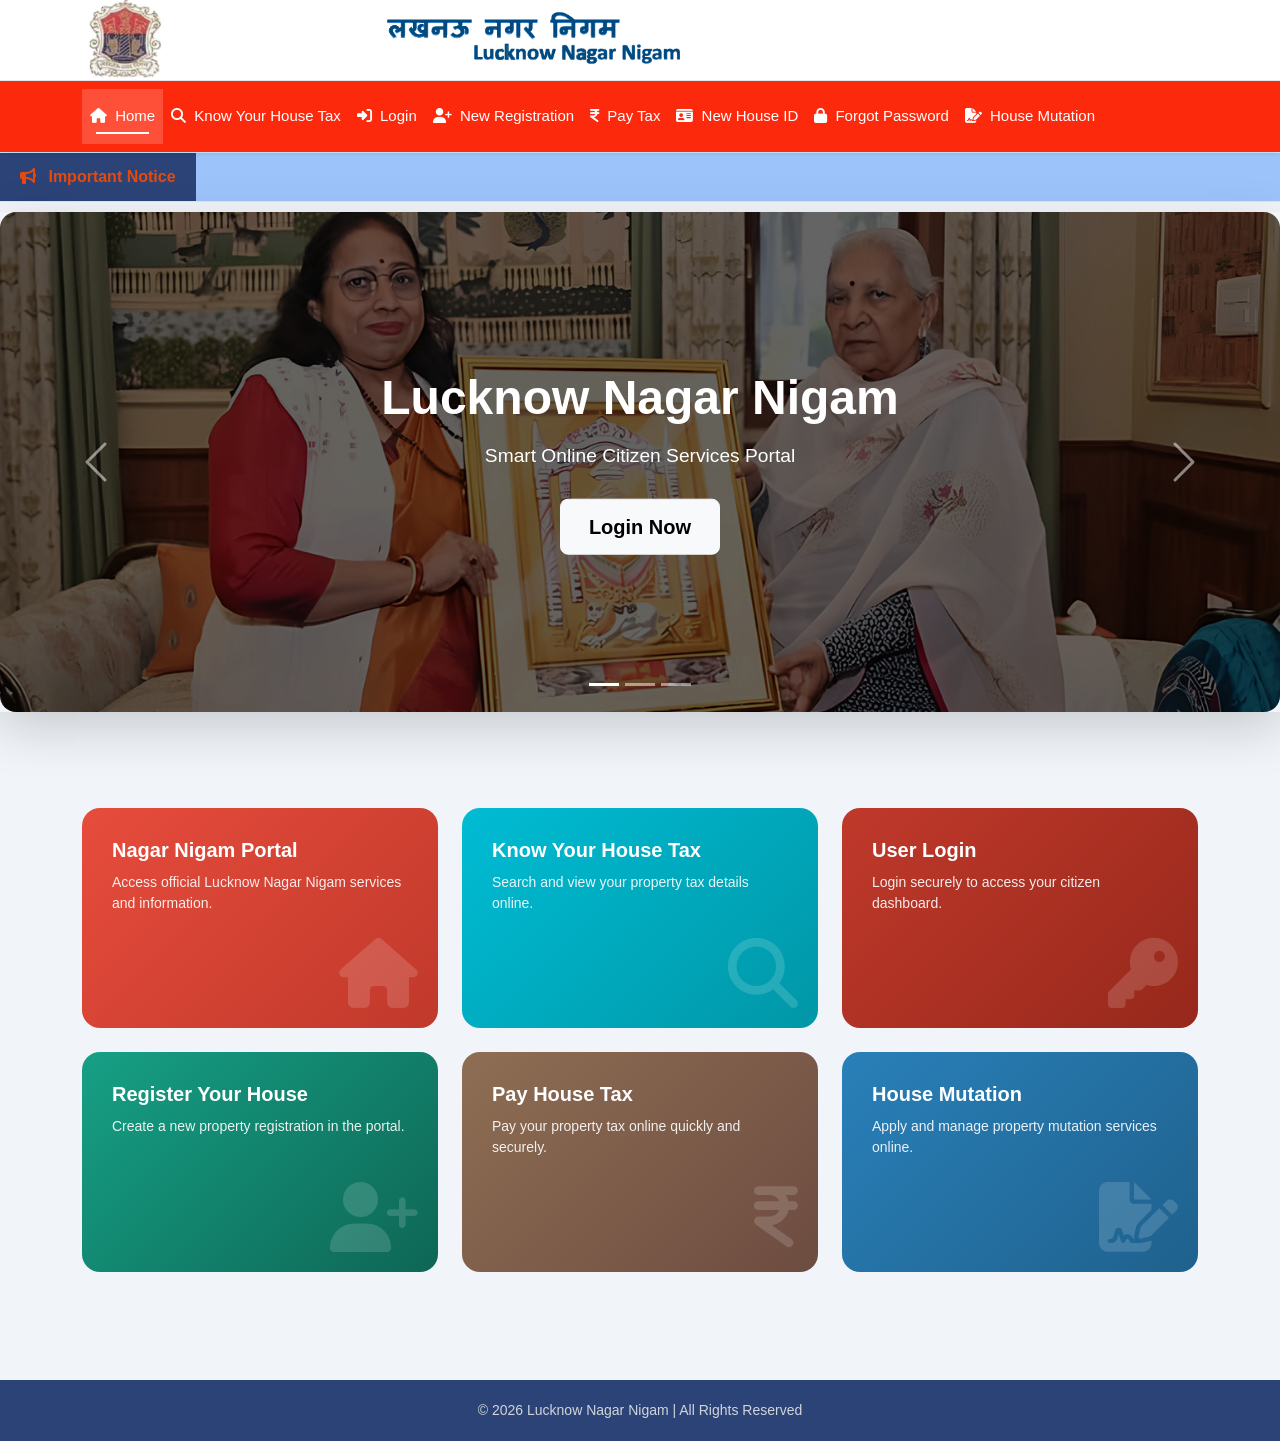
<file: nagarnigamotms/gfhj.html>
<!DOCTYPE html>
<html lang="en">

<head>
    <meta charset="UTF-8">
    <meta name="viewport" content="width=device-width, initial-scale=1">

    <title>Lucknow Nagar Nigam</title>

    <!-- Bootstrap 5 -->
    <link href="https://cdn.jsdelivr.net/npm/bootstrap@5.3.3/dist/css/bootstrap.min.css" rel="stylesheet">

    <!-- Font Awesome -->
    <link href="https://cdnjs.cloudflare.com/ajax/libs/font-awesome/6.5.2/css/all.min.css" rel="stylesheet">

    <style>
        :root {
            --primary-color: #0d6efd;
            --light-bg: #f1f5f9;
            --red-color: #fd290d;
            --dark-color: #2b4377;
            --blue-bg: #0d6dfd5e;
        }

        body {
            background: var(--light-bg);
            font-family: "Segoe UI", sans-serif;
            color: #212529;
        }

        /* =========================
           HEADER
        ========================== */

        /* .top-header {
            background: #fff;
            border-bottom: 1px solid #e5e7eb;
            padding: 15px 0;
        } */

        /* =========================
             STICKY HEADER
        ========================= */

        header {
            position: sticky;
            top: 0;
            z-index: 1050;
            width: 100%;
        }

        /* Optional:
        Adds shadow while staying fixed */
        .top-header {
            background: #fff;
            border-bottom: 1px solid #e5e7eb;
        }

        .custom-navbar {
            background: var(--red-color);
            box-shadow: 0 2px 10px rgba(0, 0, 0, 0.08);
        }

        .logo img {
            max-height: 80px;
            width: auto;
        }

        .logo-text img {
            max-height: 70px;
            max-width: 100%;
            object-fit: contain;
        }

        /* =========================
           NAVBAR
        ========================== */

        /* .custom-navbar {
            background: var(--red-color);
            padding: 0;
        } */

        .custom-navbar .nav-link {
            color: #fff !important;
            font-size: 15px;
            font-weight: 500;
            padding: 16px 14px;
            position: relative;
            transition: all 0.3s ease;
        }

        .custom-navbar .nav-link:hover {
            background-color: rgba(255, 255, 255, 0.12);
            color: #fff !important;
        }

        .custom-navbar .nav-link.active {
            background-color: rgba(255, 255, 255, 0.18);
        }

        /* Underline Animation */

        .custom-navbar .nav-link::after {
            content: "";
            position: absolute;
            left: 14px;
            bottom: 10px;
            width: 0;
            height: 2px;
            background: #fff;
            transition: width 0.3s ease;
        }

        .custom-navbar .nav-link:hover::after,
        .custom-navbar .nav-link.active::after {
            width: calc(100% - 28px);
        }

        /* =========================
   NOTICE MARQUEE
========================= */
        .notice-wrapper {
            display: flex;
            align-items: center;
            background: var(--blue-bg);
            border-top: 1px solid #cfe8ff;
            border-bottom: 1px solid #cfe8ff;
            overflow: hidden;
        }

        .notice-label {
            background: var(--dark-color);
            color: #e8490b;
            padding: 12px 20px;
            font-weight: 600;
            white-space: nowrap;
        }

        /* MARQUEE (CSS ANIMATION) */

        .marquee {
            overflow: hidden;
            white-space: nowrap;
            flex: 1;
            position: relative;
        }

        .marquee span {
            display: inline-block;
            padding-left: 100%;
            animation: scroll-left 14s linear infinite;
            color: #0d47a1;
            font-weight: 600;
        }

        @keyframes scroll-left {
            0% {
                transform: translateX(0%);
            }

            100% {
                transform: translateX(-100%);
            }
        }

        .marquee:hover span {
            animation-play-state: paused;
        }

        /* =========================
         HERO SLIDER
    ========================= */

        .hero-slider {
            margin-top: 10px;
        }

        .banner-image {
            max-height: 500px;
            object-fit: cover;
            filter: brightness(60%);
        }

        .carousel-caption {
            bottom: 50%;
            transform: translateY(50%);
            z-index: 2;
        }

        .carousel-caption h1 {
            font-size: 3rem;
            font-weight: 700;
            margin-bottom: 15px;
        }

        .carousel-caption p {
            font-size: 1.2rem;
            margin-bottom: 20px;
        }

        .carousel-caption .btn {
            padding: 12px 28px;
            font-weight: 600;
            border-radius: 8px;
        }

        /* Overlay */

        .carousel-item::before {
            content: "";
            position: absolute;
            inset: 0;
            background: rgba(0, 0, 0, 0.35);
            z-index: 1;
        }

        .carousel-caption {
            z-index: 5;
        }

        /* Controls */

        .carousel-control-prev-icon,
        .carousel-control-next-icon {
            width: 3rem;
            height: 3rem;
        }

        /* Mobile */

        @media (max-width: 768px) {

            .banner-image {
                height: 350px;
            }

            .carousel-caption h1 {
                font-size: 1.8rem;
            }

            .carousel-caption p {
                font-size: 1rem;
            }

            .carousel-caption {
                bottom: 40%;
            }
        }

        /* =========================
           SERVICE CARDS
        ========================== */

        .service-link {
            text-decoration: none;
        }

        .service-card {
            border: none;
            border-radius: 18px;
            overflow: hidden;
            position: relative;
            min-height: 220px;
            color: #fff;
            transition: all 0.3s ease;
        }

        .service-card:hover {
            transform: translateY(-6px);
            box-shadow: 0 12px 30px rgba(0, 0, 0, 0.18);
        }

        .service-card .card-body {
            position: relative;
            z-index: 2;
            padding: 30px;
        }

        .service-card h5 {
            font-weight: 700;
            margin-bottom: 10px;
        }

        .service-card p {
            opacity: 0.9;
            font-size: 14px;
        }

        .service-icon {
            position: absolute;
            right: 20px;
            bottom: 20px;
            font-size: 70px;
            opacity: 0.15;
        }

        /* CARD COLORS */

        .bg-alizarin {
            background: linear-gradient(135deg, #e74c3c, #c0392b);
        }

        .bg-aqua {
            background: linear-gradient(135deg, #00bcd4, #0097a7);
        }

        .bg-cherry {
            background: linear-gradient(135deg, #c0392b, #96281b);
        }

        .bg-green-sea {
            background: linear-gradient(135deg, #16a085, #0e6655);
        }

        .bg-wood {
            background: linear-gradient(135deg, #8e6e53, #6d4c41);
        }

        .bg-blue {
            background: linear-gradient(135deg, #2980b9, #1f618d);
        }

        /* =========================
           FOOTER
        ========================== */

        footer {
            background: var(--dark-color);
            color: #d1d5db;
            padding: 20px 0;
            margin-top: 60px;
        }

        footer p {
            margin: 0;
            font-size: 14px;
        }

        /* =========================
           RESPONSIVE
        ========================== */

        @media (max-width: 991px) {

            .custom-navbar .navbar-collapse {
                background: #e01d03;
                padding: 10px;
                border-radius: 10px;
                margin-top: 10px;
            }

            .custom-navbar .nav-link {
                padding: 12px 15px;
            }
        }

        @media (max-width: 768px) {

            .hero-section h1 {
                font-size: 2rem;
            }

            .logo,
            .logo-text {
                text-align: center;
                margin-bottom: 10px;
            }

            .top-header {
                text-align: center;
            }
        }
    </style>
</head>

<body>

    <!-- =========================
         HEADER
    ========================== -->

    <header>

        <!-- Top Header -->

        <div class="top-header ">
            <div class="container ">

                <div class="row align-items-center">

                    <!-- Logo -->
                    <div class="col-md-3 text-center text-md-start">
                        <a href="http://lmc.up.nic.in/" class="logo" target="_blank">

                            <img src="lmclogo.png" alt="Lucknow Nagar Nigam Logo">
                        </a>
                    </div>

                    <!-- Text Logo -->
                    <div class="col-md-9 text-center text-md-start">
                        <a href="#" class="logo-text">

                            <img src="text-logo.png" alt="Lucknow Nagar Nigam">
                        </a>
                    </div>

                </div>

            </div>
        </div>

        <!-- =========================
             NAVBAR
        ========================== -->

        <nav class="navbar navbar-expand-lg navbar-dark custom-navbar shadow-sm sticky-top">

            <div class="container">

                <!-- Mobile Toggle -->

                <button class="navbar-toggler border-0 shadow-none" type="button" data-bs-toggle="collapse"
                    data-bs-target="#mainNavbar" aria-controls="mainNavbar" aria-expanded="false"
                    aria-label="Toggle navigation">

                    <span class="navbar-toggler-icon"></span>
                </button>

                <!-- Navbar Menu -->

                <div class="collapse navbar-collapse" id="mainNavbar">

                    <ul class="navbar-nav me-auto mb-2 mb-lg-0">

                        <li class="nav-item">
                            <a class="nav-link active" href="gfhj.html">

                                <i class="fa-solid fa-house me-1"></i>
                                Home
                            </a>
                        </li>

                        <li class="nav-item">
                            <a class="nav-link" href="knowyourtax.html">

                                <i class="fa-solid fa-magnifying-glass me-1"></i>
                                Know Your House Tax
                            </a>
                        </li>

                        <li class="nav-item">
                            <a class="nav-link" href="login.html">

                                <i class="fa-solid fa-right-to-bracket me-1"></i>
                                Login
                            </a>
                        </li>

                        <li class="nav-item">
                            <a class="nav-link" href="newregister1.aspx">

                                <i class="fa-solid fa-user-plus me-1"></i>
                                New Registration
                            </a>
                        </li>

                        <li class="nav-item">
                            <a class="nav-link" href="User_Loginnew.aspx">

                                <i class="fa-solid fa-indian-rupee-sign me-1"></i>
                                Pay Tax
                            </a>
                        </li>

                        <li class="nav-item">
                            <a class="nav-link" href="searchnewhouseid.aspx">

                                <i class="fa-solid fa-id-card me-1"></i>
                                New House ID
                            </a>
                        </li>

                        <li class="nav-item">
                            <a class="nav-link" href="forgotpass1.aspx">

                                <i class="fa-solid fa-lock me-1"></i>
                                Forgot Password
                            </a>
                        </li>

                        <li class="nav-item">
                            <a class="nav-link" href="MutationHomePage.aspx">

                                <i class="fa-solid fa-file-signature me-1"></i>
                                House Mutation
                            </a>
                        </li>

                    </ul>

                </div>

            </div>

        </nav>

    </header>

    <!-- =========================
     NOTICE MARQUEE
========================= -->

    <section class="notice-wrapper">

        <div class="notice-label">
            <i class="fa-solid fa-bullhorn me-2"></i> Important Notice
        </div>

        <div class="marquee">
            <span>
                📢 Property Tax Last Date 30 June 2026 |
                🏠 Mutation Services Available |
                💳 Pay Online Securely |
                📋 Citizen Portal Services |
            </span>
        </div>

    </section>

    <!-- =========================
        HERO BANNER SLIDER 
        Recommended size:
        1920×500
1       600×500
        ========================= -->

    <section class="hero-slider mb-5">

        <div id="mainBannerSlider" class="carousel slide carousel-fade shadow-lg" data-bs-ride="carousel">

            <!-- Indicators -->

            <div class="carousel-indicators">

                <button type="button" data-bs-target="#mainBannerSlider" data-bs-slide-to="0" class="active"></button>

                <button type="button" data-bs-target="#mainBannerSlider" data-bs-slide-to="1"></button>

                <button type="button" data-bs-target="#mainBannerSlider" data-bs-slide-to="2"></button>

            </div>

            <!-- Slides -->

            <div class="carousel-inner rounded-4 overflow-hidden">

                <!-- Slide 1 -->

                <div class="carousel-item active">

                    <img src="banner1.jpg" class="d-block w-100 banner-image" alt="Lucknow Nagar Nigam">

                    <div class="carousel-caption">

                        <h1>Lucknow Nagar Nigam</h1>

                        <p>
                            Smart Online Citizen Services Portal
                        </p>

                        <a href="User_Loginnew.aspx" class="btn btn-light btn-lg mt-2">

                            Login Now
                        </a>

                    </div>

                </div>

                <!-- Slide 2 -->

                <div class="carousel-item">

                    <img src="banner2.jpg" class="d-block w-100 banner-image" alt="House Tax">

                    <div class="carousel-caption">

                        <h1>Pay House Tax Online</h1>

                        <p>
                            Fast, Secure & Transparent Tax Services
                        </p>

                        <a href="searchnewhouseid.aspx" class="btn btn-warning btn-lg mt-2">

                            Know Your Tax
                        </a>

                    </div>

                </div>

                <!-- Slide 3 -->

                <div class="carousel-item">

                    <img src="banner3.jpg" class="d-block w-100 banner-image" alt="Citizen Services">

                    <div class="carousel-caption">

                        <h1>Digital Citizen Services</h1>

                        <p>
                            Registration, Mutation & Property Management
                        </p>

                        <a href="newregister1.aspx" class="btn btn-primary btn-lg mt-2">

                            Register Now
                        </a>

                    </div>

                </div>

            </div>

            <!-- Controls -->

            <button class="carousel-control-prev" type="button" data-bs-target="#mainBannerSlider" data-bs-slide="prev">

                <span class="carousel-control-prev-icon"></span>
            </button>

            <button class="carousel-control-next" type="button" data-bs-target="#mainBannerSlider" data-bs-slide="next">

                <span class="carousel-control-next-icon"></span>
            </button>

        </div>

    </section>


    <!-- =========================
         MAIN CONTENT
    ========================== -->

    <main class="container py-5">


        <!-- Services -->

        <section>

            <div class="row g-4">

                <!-- Portal -->

                <div class="col-md-6 col-lg-4">

                    <a href="http://lmc.up.nic.in/" class="service-link">

                        <div class="card service-card bg-alizarin h-100">

                            <div class="card-body">

                                <h5>Nagar Nigam Portal</h5>

                                <p>
                                    Access official Lucknow Nagar Nigam services
                                    and information.
                                </p>

                                <i class="fa-solid fa-house service-icon"></i>

                            </div>

                        </div>

                    </a>

                </div>

                <!-- Know Tax -->

                <div class="col-md-6 col-lg-4">

                    <a href="searchnewhouseid.aspx" class="service-link">

                        <div class="card service-card bg-aqua h-100">

                            <div class="card-body">

                                <h5>Know Your House Tax</h5>

                                <p>
                                    Search and view your property tax details online.
                                </p>

                                <i class="fa-solid fa-magnifying-glass service-icon"></i>

                            </div>

                        </div>

                    </a>

                </div>

                <!-- Login -->

                <div class="col-md-6 col-lg-4">

                    <a href="User_Loginnew.aspx" class="service-link">

                        <div class="card service-card bg-cherry h-100">

                            <div class="card-body">

                                <h5>User Login</h5>

                                <p>
                                    Login securely to access your citizen dashboard.
                                </p>

                                <i class="fa-solid fa-key service-icon"></i>

                            </div>

                        </div>

                    </a>

                </div>

                <!-- Register -->

                <div class="col-md-6 col-lg-4">

                    <a href="newregister1.aspx" class="service-link">

                        <div class="card service-card bg-green-sea h-100">

                            <div class="card-body">

                                <h5>Register Your House</h5>

                                <p>
                                    Create a new property registration in the portal.
                                </p>

                                <i class="fa-solid fa-user-plus service-icon"></i>

                            </div>

                        </div>

                    </a>

                </div>

                <!-- Pay Tax -->

                <div class="col-md-6 col-lg-4">

                    <a href="User_Loginnew.aspx" class="service-link">

                        <div class="card service-card bg-wood h-100">

                            <div class="card-body">

                                <h5>Pay House Tax</h5>

                                <p>
                                    Pay your property tax online quickly and securely.
                                </p>

                                <i class="fa-solid fa-indian-rupee-sign service-icon"></i>

                            </div>

                        </div>

                    </a>

                </div>

                <!-- Mutation -->

                <div class="col-md-6 col-lg-4">

                    <a href="MutationHomePage.aspx" class="service-link">

                        <div class="card service-card bg-blue h-100">

                            <div class="card-body">

                                <h5>House Mutation</h5>

                                <p>
                                    Apply and manage property mutation services online.
                                </p>

                                <i class="fa-solid fa-file-signature service-icon"></i>

                            </div>

                        </div>

                    </a>

                </div>

            </div>

        </section>

    </main>

    <!-- =========================
         FOOTER
    ========================== -->

    <footer>

        <div class="container text-center">

            <p>
                © 2026 Lucknow Nagar Nigam | All Rights Reserved
            </p>

        </div>

    </footer>

    <!-- Bootstrap JS -->

    <script src="https://cdn.jsdelivr.net/npm/bootstrap@5.3.3/dist/js/bootstrap.bundle.min.js"></script>

</body>

</html>
</file>
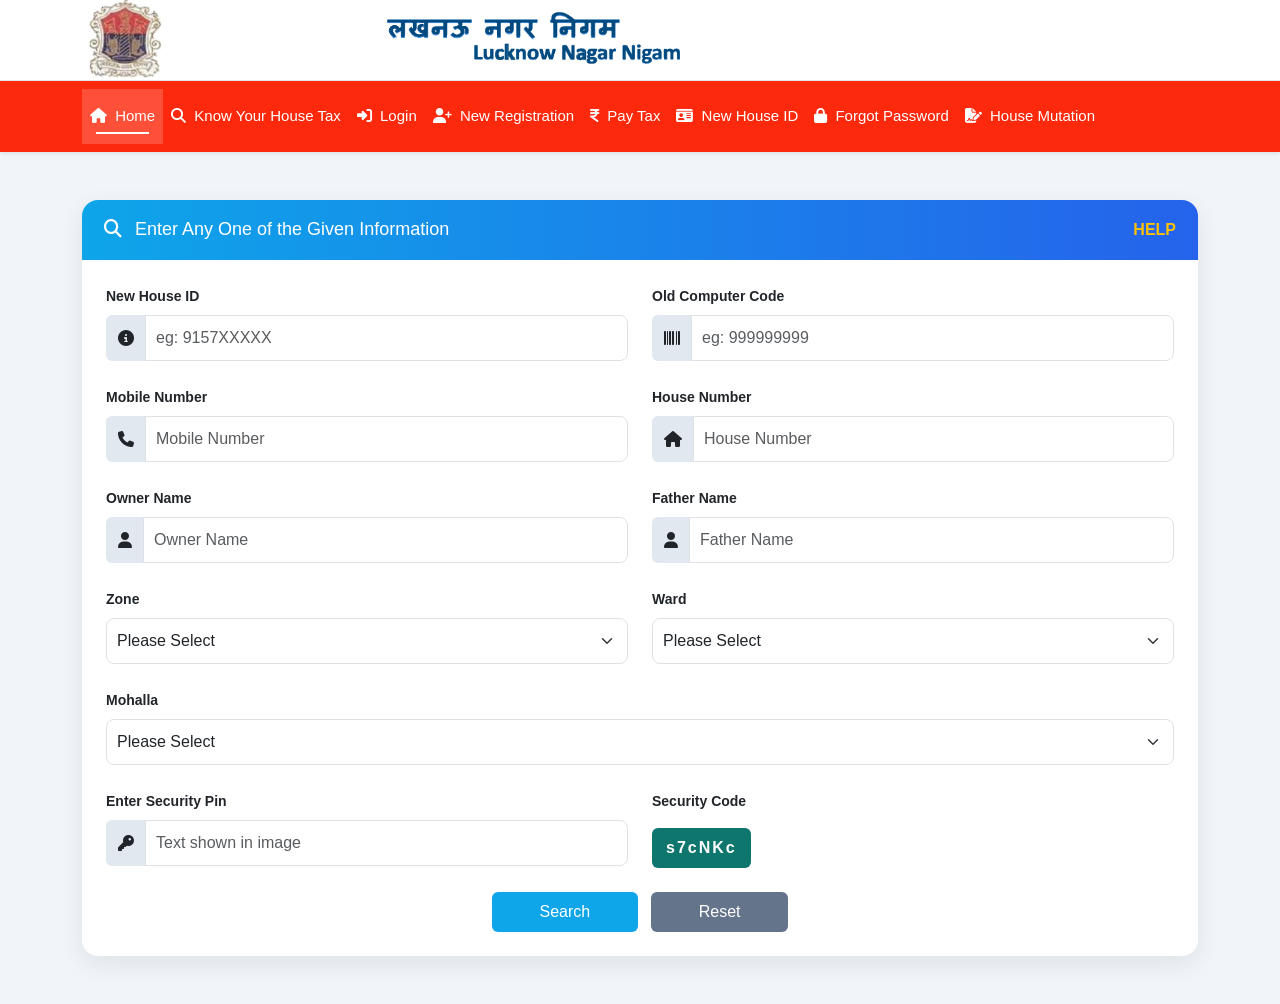
<file: nagarnigamotms/knowyourtax.html>
<!DOCTYPE html>
<html lang="en">

<head>
    <meta charset="UTF-8">
    <meta name="viewport" content="width=device-width, initial-scale=1">

    <title>Know Your House Tax</title>

    <!-- Bootstrap 5 -->
    <link href="https://cdn.jsdelivr.net/npm/bootstrap@5.3.3/dist/css/bootstrap.min.css" rel="stylesheet">

    <!-- Font Awesome -->
    <link href="https://cdnjs.cloudflare.com/ajax/libs/font-awesome/6.5.2/css/all.min.css" rel="stylesheet">

    <style>
        body {
            background: #f1f5f9;
            font-family: "Segoe UI", sans-serif;
        }

        /* Card styling */
        .tax-card {
            border: none;
            border-radius: 16px;
            overflow: hidden;
            box-shadow: 0 8px 25px rgba(0, 0, 0, 0.08);
        }

        /* Header */
        .tax-card-header {
            background: linear-gradient(90deg, #0ea5e9, #2563eb);
            color: #fff;
            padding: 18px 22px;
            font-weight: 600;
            display: flex;
            justify-content: space-between;
            align-items: center;
        }

        .tax-card-header h5 {
            margin: 0;
            font-size: 18px;
        }

        /* Form label */
        .form-label {
            font-weight: 600;
            font-size: 14px;
        }

        /* Input icon group */
        .input-group-text {
            background: #e2e8f0;
            border: none;
        }

        /* Inputs */
        .form-control,
        .form-select {
            border-radius: 8px;
            padding: 10px;
        }

        /* Buttons */
        .btn-primary {
            background: #0ea5e9;
            border: none;
        }

        .btn-primary:hover {
            background: #0284c7;
        }

        .btn-secondary {
            background: #64748b;
            border: none;
        }

        .btn-secondary:hover {
            background: #475569;
        }

        .security-box {
            display: flex;
            align-items: center;
            gap: 15px;
        }

        .captcha {
            background: #0f766e;
            color: #fff;
            padding: 8px 14px;
            border-radius: 6px;
            font-weight: 700;
            letter-spacing: 2px;
        }


        :root {
            --primary-color: #0d6efd;
            --light-bg: #f1f5f9;
            --red-color: #fd290d;
            --dark-color: #2b4377;
            --blue-bg: #0d6dfd5e;
        }

        body {
            background: var(--light-bg);
            font-family: "Segoe UI", sans-serif;
            color: #212529;
        }

        /* =========================
           HEADER
        ========================== */

        /* .top-header {
            background: #fff;
            border-bottom: 1px solid #e5e7eb;
            padding: 15px 0;
        } */

        /* =========================
             STICKY HEADER
        ========================= */

        header {
            position: sticky;
            top: 0;
            z-index: 1050;
            width: 100%;
        }

        /* Optional:
        Adds shadow while staying fixed */
        .top-header {
            background: #fff;
            border-bottom: 1px solid #e5e7eb;
        }

        .custom-navbar {
            background: var(--red-color);
            box-shadow: 0 2px 10px rgba(0, 0, 0, 0.08);
        }

        .logo img {
            max-height: 80px;
            width: auto;
        }

        .logo-text img {
            max-height: 70px;
            max-width: 100%;
            object-fit: contain;
        }

        /* =========================
           NAVBAR
        ========================== */

        /* .custom-navbar {
            background: var(--red-color);
            padding: 0;
        } */

        .custom-navbar .nav-link {
            color: #fff !important;
            font-size: 15px;
            font-weight: 500;
            padding: 16px 14px;
            position: relative;
            transition: all 0.3s ease;
        }

        .custom-navbar .nav-link:hover {
            background-color: rgba(255, 255, 255, 0.12);
            color: #fff !important;
        }

        .custom-navbar .nav-link.active {
            background-color: rgba(255, 255, 255, 0.18);
        }

        /* Underline Animation */

        .custom-navbar .nav-link::after {
            content: "";
            position: absolute;
            left: 14px;
            bottom: 10px;
            width: 0;
            height: 2px;
            background: #fff;
            transition: width 0.3s ease;
        }

        .custom-navbar .nav-link:hover::after,
        .custom-navbar .nav-link.active::after {
            width: calc(100% - 28px);
        }

        /* =========================
   NOTICE MARQUEE
========================= */
        .notice-wrapper {
            display: flex;
            align-items: center;
            background: var(--blue-bg);
            border-top: 1px solid #cfe8ff;
            border-bottom: 1px solid #cfe8ff;
            overflow: hidden;
        }

        .notice-label {
            background: var(--dark-color);
            color: #e8490b;
            padding: 12px 20px;
            font-weight: 600;
            white-space: nowrap;
        }

        /* MARQUEE (CSS ANIMATION) */

        .marquee {
            overflow: hidden;
            white-space: nowrap;
            flex: 1;
            position: relative;
        }

        .marquee span {
            display: inline-block;
            padding-left: 100%;
            animation: scroll-left 14s linear infinite;
            color: #0d47a1;
            font-weight: 600;
        }

        @keyframes scroll-left {
            0% {
                transform: translateX(0%);
            }

            100% {
                transform: translateX(-100%);
            }
        }

        .marquee:hover span {
            animation-play-state: paused;
        }

        /* =========================
         HERO SLIDER
    ========================= */

        .hero-slider {
            margin-top: 10px;
        }

        .banner-image {
            max-height: 500px;
            object-fit: cover;
            filter: brightness(60%);
        }

        .carousel-caption {
            bottom: 50%;
            transform: translateY(50%);
            z-index: 2;
        }

        .carousel-caption h1 {
            font-size: 3rem;
            font-weight: 700;
            margin-bottom: 15px;
        }

        .carousel-caption p {
            font-size: 1.2rem;
            margin-bottom: 20px;
        }

        .carousel-caption .btn {
            padding: 12px 28px;
            font-weight: 600;
            border-radius: 8px;
        }

        /* Overlay */

        .carousel-item::before {
            content: "";
            position: absolute;
            inset: 0;
            background: rgba(0, 0, 0, 0.35);
            z-index: 1;
        }

        .carousel-caption {
            z-index: 5;
        }

        /* Controls */

        .carousel-control-prev-icon,
        .carousel-control-next-icon {
            width: 3rem;
            height: 3rem;
        }

        /* Mobile */

        @media (max-width: 768px) {

            .banner-image {
                height: 350px;
            }

            .carousel-caption h1 {
                font-size: 1.8rem;
            }

            .carousel-caption p {
                font-size: 1rem;
            }

            .carousel-caption {
                bottom: 40%;
            }
        }

        /* =========================
           SERVICE CARDS
        ========================== */

        .service-link {
            text-decoration: none;
        }

        .service-card {
            border: none;
            border-radius: 18px;
            overflow: hidden;
            position: relative;
            min-height: 220px;
            color: #fff;
            transition: all 0.3s ease;
        }

        .service-card:hover {
            transform: translateY(-6px);
            box-shadow: 0 12px 30px rgba(0, 0, 0, 0.18);
        }

        .service-card .card-body {
            position: relative;
            z-index: 2;
            padding: 30px;
        }

        .service-card h5 {
            font-weight: 700;
            margin-bottom: 10px;
        }

        .service-card p {
            opacity: 0.9;
            font-size: 14px;
        }

        .service-icon {
            position: absolute;
            right: 20px;
            bottom: 20px;
            font-size: 70px;
            opacity: 0.15;
        }

        /* CARD COLORS */

        .bg-alizarin {
            background: linear-gradient(135deg, #e74c3c, #c0392b);
        }

        .bg-aqua {
            background: linear-gradient(135deg, #00bcd4, #0097a7);
        }

        .bg-cherry {
            background: linear-gradient(135deg, #c0392b, #96281b);
        }

        .bg-green-sea {
            background: linear-gradient(135deg, #16a085, #0e6655);
        }

        .bg-wood {
            background: linear-gradient(135deg, #8e6e53, #6d4c41);
        }

        .bg-blue {
            background: linear-gradient(135deg, #2980b9, #1f618d);
        }

        /* =========================
           FOOTER
        ========================== */

        footer {
            background: var(--dark-color);
            color: #d1d5db;
            padding: 20px 0;
            margin-top: 60px;
        }

        footer p {
            margin: 0;
            font-size: 14px;
        }

        /* =========================
           RESPONSIVE
        ========================== */

        @media (max-width: 991px) {

            .custom-navbar .navbar-collapse {
                background: #e01d03;
                padding: 10px;
                border-radius: 10px;
                margin-top: 10px;
            }

            .custom-navbar .nav-link {
                padding: 12px 15px;
            }
        }

        @media (max-width: 768px) {

            .hero-section h1 {
                font-size: 2rem;
            }

            .logo,
            .logo-text {
                text-align: center;
                margin-bottom: 10px;
            }

            .top-header {
                text-align: center;
            }
        }
    </style>
</head>

<body>


    <header>

        <!-- Top Header -->

        <div class="top-header ">
            <div class="container ">

                <div class="row align-items-center">

                    <!-- Logo -->
                    <div class="col-md-3 text-center text-md-start">
                        <a href="http://lmc.up.nic.in/" class="logo" target="_blank">

                            <img src="lmclogo.png" alt="Lucknow Nagar Nigam Logo">
                        </a>
                    </div>

                    <!-- Text Logo -->
                    <div class="col-md-9 text-center text-md-start">
                        <a href="#" class="logo-text">

                            <img src="text-logo.png" alt="Lucknow Nagar Nigam">
                        </a>
                    </div>

                </div>

            </div>
        </div>

        <!-- =========================
             NAVBAR
        ========================== -->

        <nav class="navbar navbar-expand-lg navbar-dark custom-navbar shadow-sm sticky-top">

            <div class="container">

                <!-- Mobile Toggle -->

                <button class="navbar-toggler border-0 shadow-none" type="button" data-bs-toggle="collapse"
                    data-bs-target="#mainNavbar" aria-controls="mainNavbar" aria-expanded="false"
                    aria-label="Toggle navigation">

                    <span class="navbar-toggler-icon"></span>
                </button>

                <!-- Navbar Menu -->

                <div class="collapse navbar-collapse" id="mainNavbar">

                    <ul class="navbar-nav me-auto mb-2 mb-lg-0">

                        <li class="nav-item">
                            <a class="nav-link active" href="gfhj.html">

                                <i class="fa-solid fa-house me-1"></i>
                                Home
                            </a>
                        </li>

                        <li class="nav-item">
                            <a class="nav-link" href="knowyourtax.html">

                                <i class="fa-solid fa-magnifying-glass me-1"></i>
                                Know Your House Tax
                            </a>
                        </li>

                        <li class="nav-item">
                            <a class="nav-link" href="User_Loginnew.aspx">

                                <i class="fa-solid fa-right-to-bracket me-1"></i>
                                Login
                            </a>
                        </li>

                        <li class="nav-item">
                            <a class="nav-link" href="newregister1.aspx">

                                <i class="fa-solid fa-user-plus me-1"></i>
                                New Registration
                            </a>
                        </li>

                        <li class="nav-item">
                            <a class="nav-link" href="User_Loginnew.aspx">

                                <i class="fa-solid fa-indian-rupee-sign me-1"></i>
                                Pay Tax
                            </a>
                        </li>

                        <li class="nav-item">
                            <a class="nav-link" href="searchnewhouseid.aspx">

                                <i class="fa-solid fa-id-card me-1"></i>
                                New House ID
                            </a>
                        </li>

                        <li class="nav-item">
                            <a class="nav-link" href="forgotpass1.aspx">

                                <i class="fa-solid fa-lock me-1"></i>
                                Forgot Password
                            </a>
                        </li>

                        <li class="nav-item">
                            <a class="nav-link" href="MutationHomePage.aspx">

                                <i class="fa-solid fa-file-signature me-1"></i>
                                House Mutation
                            </a>
                        </li>

                    </ul>

                </div>

            </div>

        </nav>

    </header>

    <div class="container py-5">

        <!-- CARD -->
        <div class="card tax-card">

            <!-- HEADER -->
            <div class="tax-card-header">
                <h5>
                    <i class="fa-solid fa-magnifying-glass me-2"></i>
                    Enter Any One of the Given Information
                </h5>

                <a href="#" class="text-warning fw-bold text-decoration-none">
                    HELP
                </a>
            </div>

            <!-- BODY -->
            <div class="card-body p-4">

                <form>

                    <div class="row g-4">

                        <!-- New House ID -->
                        <div class="col-md-6">
                            <label class="form-label">New House ID</label>

                            <div class="input-group">
                                <span class="input-group-text">
                                    <i class="fa fa-info-circle"></i>
                                </span>
                                <input type="text" class="form-control" placeholder="eg: 9157XXXXX">
                            </div>
                        </div>

                        <!-- Old Computer Code -->
                        <div class="col-md-6">
                            <label class="form-label">Old Computer Code</label>

                            <div class="input-group">
                                <span class="input-group-text">
                                    <i class="fa fa-barcode"></i>
                                </span>
                                <input type="text" class="form-control" placeholder="eg: 999999999">
                            </div>
                        </div>

                        <!-- Mobile -->
                        <div class="col-md-6">
                            <label class="form-label">Mobile Number</label>

                            <div class="input-group">
                                <span class="input-group-text">
                                    <i class="fa fa-phone"></i>
                                </span>
                                <input type="text" class="form-control" placeholder="Mobile Number">
                            </div>
                        </div>

                        <!-- House Number -->
                        <div class="col-md-6">
                            <label class="form-label">House Number</label>

                            <div class="input-group">
                                <span class="input-group-text">
                                    <i class="fa fa-house"></i>
                                </span>
                                <input type="text" class="form-control" placeholder="House Number">
                            </div>
                        </div>

                        <!-- Owner Name -->
                        <div class="col-md-6">
                            <label class="form-label">Owner Name</label>

                            <div class="input-group">
                                <span class="input-group-text">
                                    <i class="fa fa-user"></i>
                                </span>
                                <input type="text" class="form-control" placeholder="Owner Name">
                            </div>
                        </div>

                        <!-- Father Name -->
                        <div class="col-md-6">
                            <label class="form-label">Father Name</label>

                            <div class="input-group">
                                <span class="input-group-text">
                                    <i class="fa fa-user"></i>
                                </span>
                                <input type="text" class="form-control" placeholder="Father Name">
                            </div>
                        </div>

                        <!-- Zone -->
                        <div class="col-md-6">
                            <label class="form-label">Zone</label>

                            <select class="form-select">
                                <option selected>Please Select</option>
                                <option>Zone 1</option>
                                <option>Zone 2</option>
                            </select>
                        </div>

                        <!-- Ward -->
                        <div class="col-md-6">
                            <label class="form-label">Ward</label>

                            <select class="form-select">
                                <option selected>Please Select</option>
                                <option>Ward 1</option>
                                <option>Ward 2</option>
                            </select>
                        </div>

                        <!-- Mohalla -->
                        <div class="col-md-12">
                            <label class="form-label">Mohalla</label>

                            <select class="form-select">
                                <option selected>Please Select</option>
                                <option>Area 1</option>
                                <option>Area 2</option>
                            </select>
                        </div>

                        <!-- Security -->
                        <div class="col-md-6">

                            <label class="form-label">Enter Security Pin</label>

                            <div class="input-group">
                                <span class="input-group-text">
                                    <i class="fa fa-key"></i>
                                </span>
                                <input type="text" class="form-control" placeholder="Text shown in image">
                            </div>

                        </div>

                        <div class="col-md-6">

                            <label class="form-label">Security Code</label>

                            <div class="security-box mt-2">

                                <div class="captcha">s7cNKc</div>

                            </div>

                        </div>

                        <!-- Buttons -->
                        <div class="col-12 text-center mt-4">

                            <button type="submit" class="btn btn-primary px-5 py-2 me-2">
                                Search
                            </button>

                            <button type="reset" class="btn btn-secondary px-5 py-2">
                                Reset
                            </button>

                        </div>

                    </div>

                </form>

            </div>

        </div>

    </div>

</body>

</html>
</file>
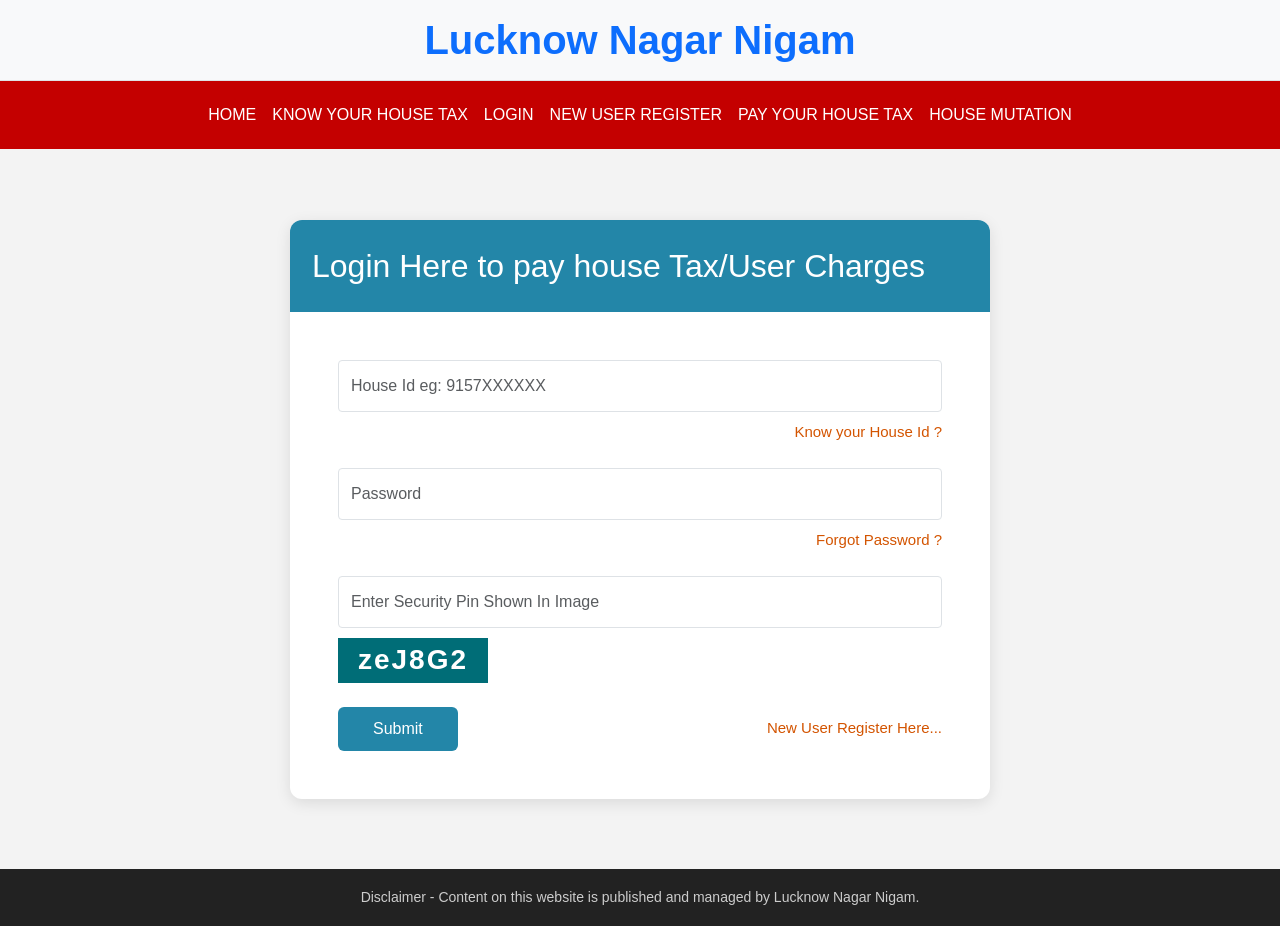
<file: nagarnigamotms/login.html>
<!DOCTYPE html>
<html lang="en">
<head>
    <meta charset="UTF-8" />
    <meta name="viewport" content="width=device-width, initial-scale=1.0" />
    <title>Login Page</title>

    <!-- Bootstrap 5 CSS -->
    <link
        href="https://cdn.jsdelivr.net/npm/bootstrap@5.3.3/dist/css/bootstrap.min.css"
        rel="stylesheet"
    />

    <style>
        body {
            background-color: #f3f3f3;
            font-family: Arial, sans-serif;
        }

        /* Navbar */
        .custom-navbar {
            background-color: #c40000;
        }

        .custom-navbar .nav-link {
            color: #fff !important;
            font-weight: 500;
            padding: 14px 18px;
        }

        .custom-navbar .nav-link:hover {
            background-color: #a00000;
        }

        /* Login Card */
        .login-section {
            min-height: 80vh;
            display: flex;
            justify-content: center;
            align-items: center;
        }

        .login-card {
            width: 100%;
            max-width: 700px;
            border-radius: 12px;
            overflow: hidden;
            box-shadow: 0 4px 15px rgba(0, 0, 0, 0.1);
            background: #fff;
        }

        .login-header {
            background-color: #2386a8;
            color: #fff;
            padding: 22px;
            font-size: 32px;
            font-weight: 300;
        }

        .form-control {
            height: 52px;
            border-radius: 4px;
        }

        .captcha-box {
            width: 150px;
            height: 45px;
            background: #006d77;
            color: #fff;
            font-size: 28px;
            font-weight: bold;
            display: flex;
            align-items: center;
            justify-content: center;
            letter-spacing: 2px;
            margin-top: 10px;
        }

        .btn-submit {
            background-color: #2386a8;
            color: #fff;
            padding: 10px 35px;
            border: none;
        }

        .btn-submit:hover {
            background-color: #1b6f8a;
        }

        .small-link {
            font-size: 15px;
            color: #d35400;
            text-decoration: none;
            font-weight: 500;
        }

        .small-link:hover {
            text-decoration: underline;
        }

        footer {
            background: #222;
            color: #ccc;
            text-align: center;
            padding: 18px;
            font-size: 14px;
        }
    </style>
</head>
<body>

    <!-- Header -->
    <header class="bg-light py-3 border-bottom">
        <div class="container text-center">
            <h1 class="fw-bold text-primary mb-0">
                Lucknow Nagar Nigam
            </h1>
        </div>
    </header>

    <!-- Navbar -->
    <nav class="navbar navbar-expand-lg custom-navbar">
        <div class="container">
            <button
                class="navbar-toggler bg-white"
                type="button"
                data-bs-toggle="collapse"
                data-bs-target="#navbarNav"
            >
                <span class="navbar-toggler-icon"></span>
            </button>

            <div class="collapse navbar-collapse" id="navbarNav">
                <ul class="navbar-nav mx-auto">
                    <li class="nav-item">
                        <a class="nav-link" href="#">HOME</a>
                    </li>

                    <li class="nav-item">
                        <a class="nav-link" href="#">KNOW YOUR HOUSE TAX</a>
                    </li>

                    <li class="nav-item">
                        <a class="nav-link active" href="#">LOGIN</a>
                    </li>

                    <li class="nav-item">
                        <a class="nav-link" href="#">NEW USER REGISTER</a>
                    </li>

                    <li class="nav-item">
                        <a class="nav-link" href="#">PAY YOUR HOUSE TAX</a>
                    </li>

                    <li class="nav-item">
                        <a class="nav-link" href="#">HOUSE MUTATION</a>
                    </li>
                </ul>
            </div>
        </div>
    </nav>

    <!-- Login Section -->
    <section class="login-section">
        <div class="container">
            <div class="login-card mx-auto">

                <!-- Card Header -->
                <div class="login-header">
                    Login Here to pay house Tax/User Charges
                </div>

                <!-- Card Body -->
                <div class="p-4 p-md-5">

                    <form>

                        <!-- House ID -->
                        <div class="mb-4">
                            <input
                                type="text"
                                class="form-control"
                                placeholder="House Id eg: 9157XXXXXX"
                            />
                            <div class="text-end mt-2">
                                <a href="#" class="small-link">
                                    Know your House Id ?
                                </a>
                            </div>
                        </div>

                        <!-- Password -->
                        <div class="mb-4">
                            <input
                                type="password"
                                class="form-control"
                                placeholder="Password"
                            />
                            <div class="text-end mt-2">
                                <a href="#" class="small-link">
                                    Forgot Password ?
                                </a>
                            </div>
                        </div>

                        <!-- Captcha -->
                        <div class="mb-4">
                            <input
                                type="text"
                                class="form-control"
                                placeholder="Enter Security Pin Shown In Image"
                            />

                            <div class="captcha-box">
                                zeJ8G2
                            </div>
                        </div>

                        <!-- Button -->
                        <div class="d-flex justify-content-between align-items-center">
                            <button type="submit" class="btn btn-submit">
                                Submit
                            </button>

                            <a href="#" class="small-link">
                                New User Register Here...
                            </a>
                        </div>

                    </form>

                </div>
            </div>
        </div>
    </section>

    <!-- Footer -->
    <footer>
        Disclaimer - Content on this website is published and managed by
        Lucknow Nagar Nigam.
    </footer>

    <!-- Bootstrap JS -->
    <script src="https://cdn.jsdelivr.net/npm/bootstrap@5.3.3/dist/js/bootstrap.bundle.min.js"></script>

</body>
</html>
</file>
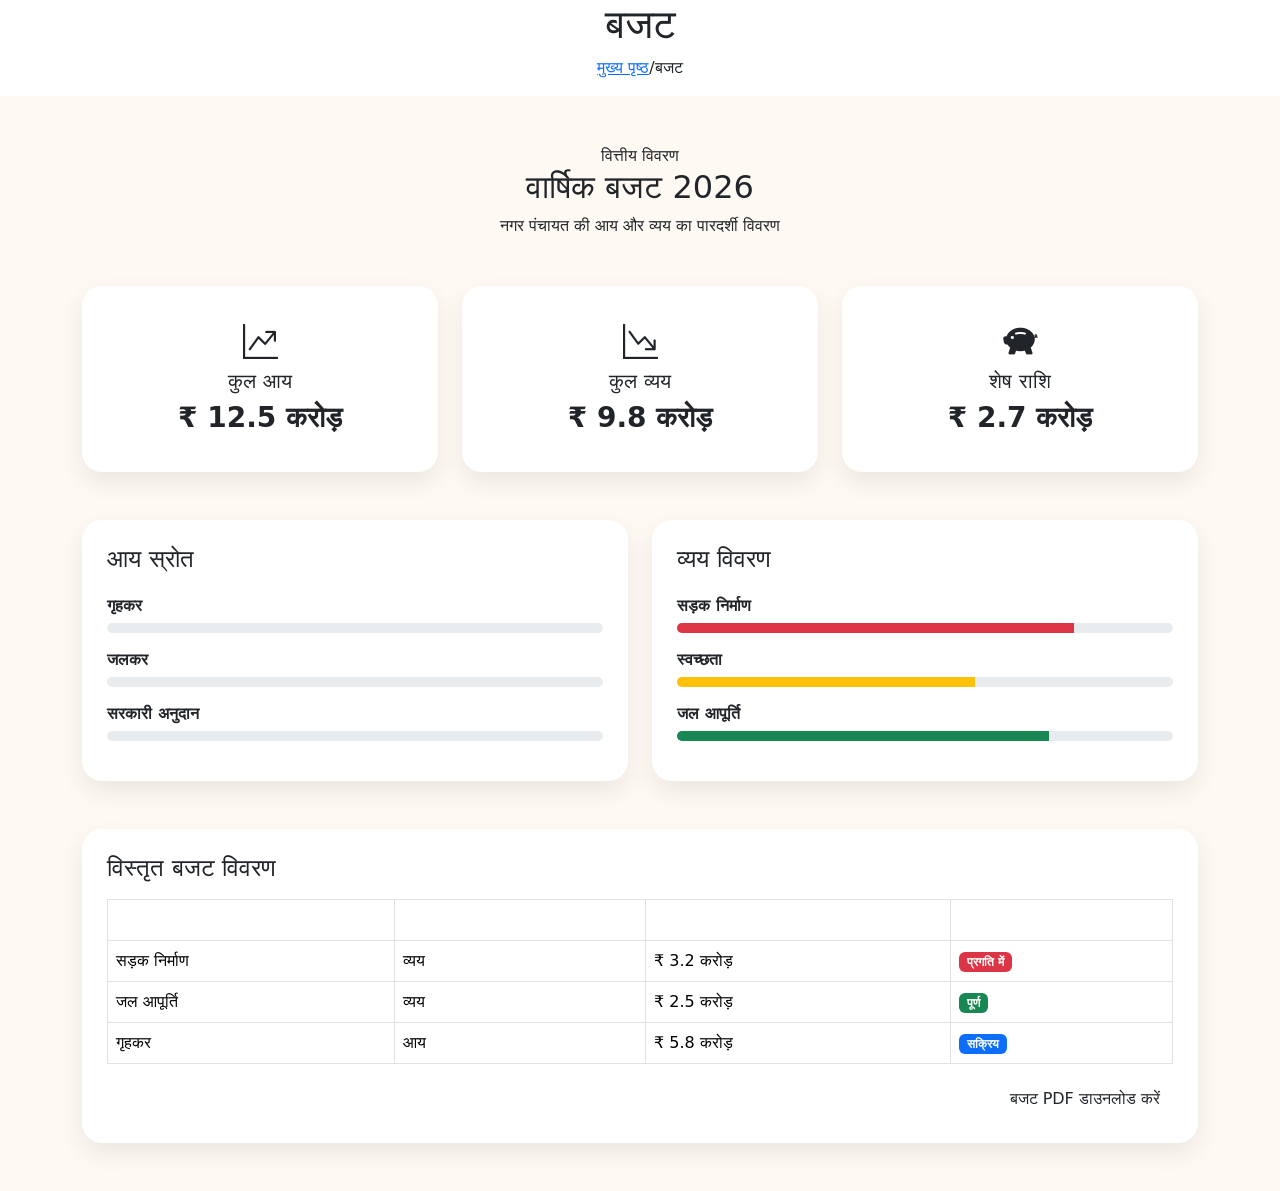
<file: np 3/budget.html>
<!DOCTYPE html>
<html lang="hi">

<head>
    <meta charset="UTF-8">
    <meta name="viewport" content="width=device-width, initial-scale=1.0">

    <title>बजट | नगर पंचायत</title>

    <!-- Bootstrap -->
    <link href="https://cdn.jsdelivr.net/npm/bootstrap@5.3.7/dist/css/bootstrap.min.css" rel="stylesheet">

    <!-- Icons -->
    <link href="https://cdn.jsdelivr.net/npm/bootstrap-icons@1.13.1/font/bootstrap-icons.min.css" rel="stylesheet">

    <!-- AOS -->
    <link href="https://unpkg.com/aos@2.3.4/dist/aos.css" rel="stylesheet">

    <!-- Font -->
    <link href="https://fonts.googleapis.com/css2?family=Noto+Sans+Devanagari:wght@100..900&display=swap" rel="stylesheet">

    <link rel="stylesheet" href="css/budget.css">

</head>

<body>

<!-- =========================
        PAGE HEADER
========================= -->

<section class="page-header">

    <div class="container text-center">

        <h1 data-aos="fade-down">बजट</h1>

        <nav class="breadcrumb justify-content-center" data-aos="fade-up">

            <a href="index.html">मुख्य पृष्ठ</a>
            <span>/</span>
            <span>बजट</span>

        </nav>

    </div>

</section>

<!-- =========================
        BUDGET OVERVIEW
========================= -->

<section class="budget-section py-5">

    <div class="container">

        <!-- Title -->

        <div class="section-title text-center mb-5" data-aos="fade-up">

            <span class="section-tag">वित्तीय विवरण</span>

            <h2>वार्षिक बजट 2026</h2>

            <p>नगर पंचायत की आय और व्यय का पारदर्शी विवरण</p>

        </div>

        <!-- SUMMARY CARDS -->

        <div class="row g-4 mb-5">

            <div class="col-lg-4 col-md-6" data-aos="zoom-in">

                <div class="budget-card income">

                    <i class="bi bi-graph-up-arrow"></i>

                    <h5>कुल आय</h5>

                    <h3>₹ 12.5 करोड़</h3>

                </div>

            </div>

            <div class="col-lg-4 col-md-6" data-aos="zoom-in" data-aos-delay="100">

                <div class="budget-card expense">

                    <i class="bi bi-graph-down-arrow"></i>

                    <h5>कुल व्यय</h5>

                    <h3>₹ 9.8 करोड़</h3>

                </div>

            </div>

            <div class="col-lg-4 col-md-6" data-aos="zoom-in" data-aos-delay="200">

                <div class="budget-card balance">

                    <i class="bi bi-piggy-bank-fill"></i>

                    <h5>शेष राशि</h5>

                    <h3>₹ 2.7 करोड़</h3>

                </div>

            </div>

        </div>

        <!-- BREAKDOWN -->

        <div class="row g-4">

            <!-- Income -->

            <div class="col-lg-6" data-aos="fade-right">

                <div class="budget-box">

                    <h4>आय स्रोत</h4>

                    <div class="budget-item">

                        <span>गृहकर</span>
                        <div class="progress">
                            <div class="progress-bar" style="width:70%"></div>
                        </div>

                    </div>

                    <div class="budget-item">

                        <span>जलकर</span>
                        <div class="progress">
                            <div class="progress-bar" style="width:50%"></div>
                        </div>

                    </div>

                    <div class="budget-item">

                        <span>सरकारी अनुदान</span>
                        <div class="progress">
                            <div class="progress-bar" style="width:90%"></div>
                        </div>

                    </div>

                </div>

            </div>

            <!-- Expense -->

            <div class="col-lg-6" data-aos="fade-left">

                <div class="budget-box">

                    <h4>व्यय विवरण</h4>

                    <div class="budget-item">

                        <span>सड़क निर्माण</span>
                        <div class="progress">
                            <div class="progress-bar bg-danger" style="width:80%"></div>
                        </div>

                    </div>

                    <div class="budget-item">

                        <span>स्वच्छता</span>
                        <div class="progress">
                            <div class="progress-bar bg-warning" style="width:60%"></div>
                        </div>

                    </div>

                    <div class="budget-item">

                        <span>जल आपूर्ति</span>
                        <div class="progress">
                            <div class="progress-bar bg-success" style="width:75%"></div>
                        </div>

                    </div>

                </div>

            </div>

        </div>

        <!-- TABLE -->

        <div class="budget-table mt-5" data-aos="fade-up">

            <h4 class="mb-3">विस्तृत बजट विवरण</h4>

            <div class="table-responsive">

                <table class="table table-bordered">

                    <thead>

                        <tr>
                            <th>विभाग</th>
                            <th>आय / व्यय</th>
                            <th>राशि</th>
                            <th>स्थिति</th>
                        </tr>

                    </thead>

                    <tbody>

                        <tr>
                            <td>सड़क निर्माण</td>
                            <td>व्यय</td>
                            <td>₹ 3.2 करोड़</td>
                            <td><span class="badge bg-danger">प्रगति में</span></td>
                        </tr>

                        <tr>
                            <td>जल आपूर्ति</td>
                            <td>व्यय</td>
                            <td>₹ 2.5 करोड़</td>
                            <td><span class="badge bg-success">पूर्ण</span></td>
                        </tr>

                        <tr>
                            <td>गृहकर</td>
                            <td>आय</td>
                            <td>₹ 5.8 करोड़</td>
                            <td><span class="badge bg-primary">सक्रिय</span></td>
                        </tr>

                    </tbody>

                </table>

            </div>

            <div class="text-end">

                <a href="#" class="btn btn-main">
                    बजट PDF डाउनलोड करें
                </a>

            </div>

        </div>

    </div>

</section>

<!-- AOS -->
<script src="https://unpkg.com/aos@2.3.4/dist/aos.js"></script>

<script>
AOS.init({ duration: 1000, once: true });
</script>

</body>
</html>
</file>
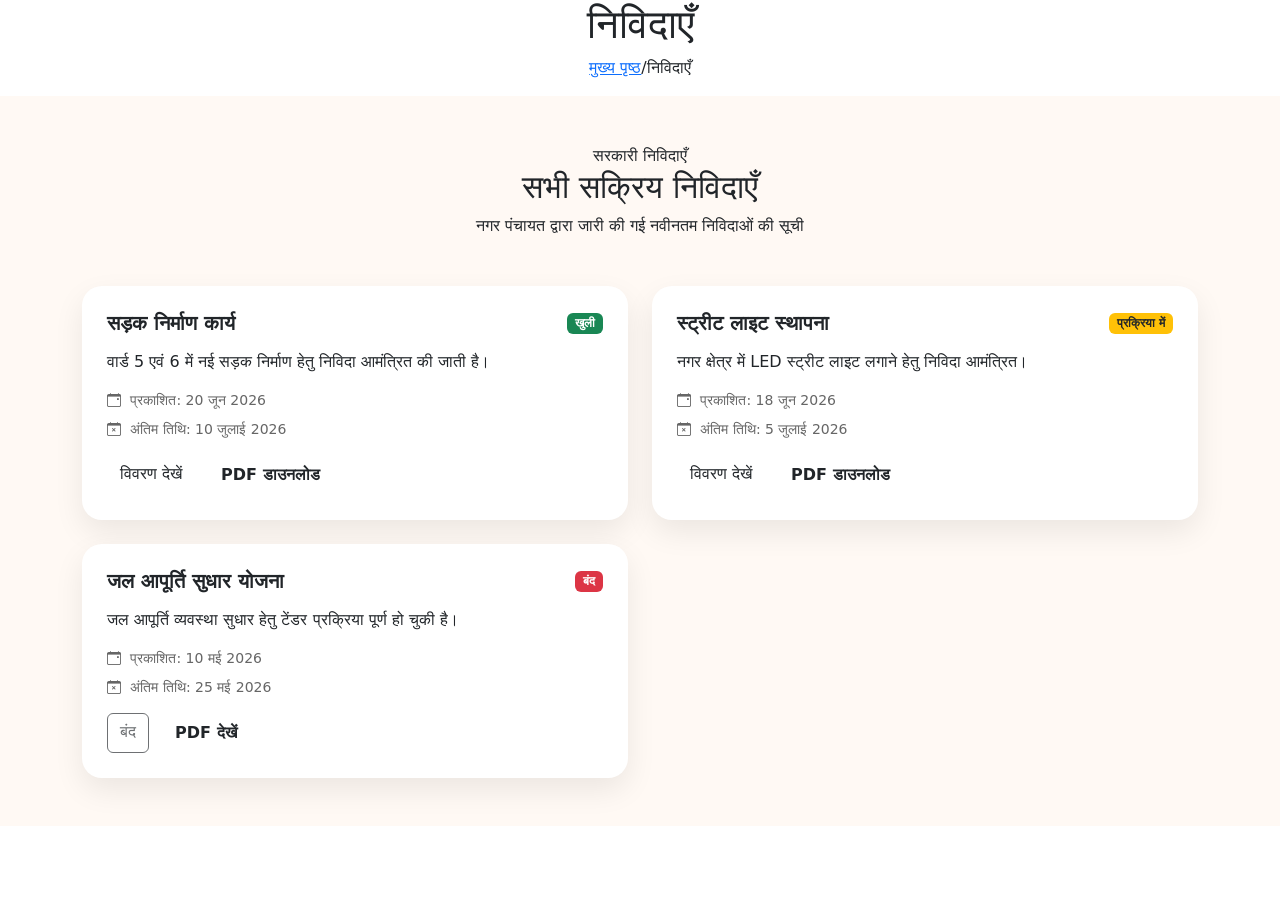
<file: np 3/tenders.html>
<!DOCTYPE html>
<html lang="hi">

<head>
    <meta charset="UTF-8">
    <meta name="viewport" content="width=device-width, initial-scale=1.0">

    <title>निविदाएँ | नगर पंचायत</title>

    <!-- Bootstrap -->
    <link href="https://cdn.jsdelivr.net/npm/bootstrap@5.3.7/dist/css/bootstrap.min.css" rel="stylesheet">

    <!-- Icons -->
    <link href="https://cdn.jsdelivr.net/npm/bootstrap-icons@1.13.1/font/bootstrap-icons.min.css" rel="stylesheet">

    <!-- AOS -->
    <link href="https://unpkg.com/aos@2.3.4/dist/aos.css" rel="stylesheet">

    <!-- Font -->
    <link href="https://fonts.googleapis.com/css2?family=Noto+Sans+Devanagari:wght@100..900&display=swap" rel="stylesheet">

    <link rel="stylesheet" href="css/tender.css">

</head>

<body>

<!-- =========================
        PAGE HEADER
========================= -->

<section class="page-header">

    <div class="container text-center">

        <h1 data-aos="fade-down">निविदाएँ</h1>

        <nav class="breadcrumb justify-content-center" data-aos="fade-up">

            <a href="index.html">मुख्य पृष्ठ</a>
            <span>/</span>
            <span>निविदाएँ</span>

        </nav>

    </div>

</section>

<!-- =========================
        TENDERS SECTION
========================= -->

<section class="tender-section py-5">

    <div class="container">

        <!-- Title -->

        <div class="section-title text-center mb-5" data-aos="fade-up">

            <span class="section-tag">सरकारी निविदाएँ</span>

            <h2>सभी सक्रिय निविदाएँ</h2>

            <p>नगर पंचायत द्वारा जारी की गई नवीनतम निविदाओं की सूची</p>

        </div>

        <!-- Tender Cards -->

        <div class="row g-4">

            <!-- Tender 1 -->

            <div class="col-lg-6" data-aos="fade-up">

                <div class="tender-card">

                    <div class="tender-header">

                        <h5>सड़क निर्माण कार्य</h5>

                        <span class="badge bg-success">खुली</span>

                    </div>

                    <p>
                        वार्ड 5 एवं 6 में नई सड़क निर्माण हेतु निविदा आमंत्रित की जाती है।
                    </p>

                    <div class="tender-info">

                        <div>
                            <i class="bi bi-calendar-event"></i>
                            प्रकाशित: 20 जून 2026
                        </div>

                        <div>
                            <i class="bi bi-calendar-x"></i>
                            अंतिम तिथि: 10 जुलाई 2026
                        </div>

                    </div>

                    <div class="tender-footer">

                        <a href="#" class="btn btn-main">
                            विवरण देखें
                        </a>

                        <a href="#" class="btn btn-outline">
                            PDF डाउनलोड
                        </a>

                    </div>

                </div>

            </div>

            <!-- Tender 2 -->

            <div class="col-lg-6" data-aos="fade-up" data-aos-delay="100">

                <div class="tender-card">

                    <div class="tender-header">

                        <h5>स्ट्रीट लाइट स्थापना</h5>

                        <span class="badge bg-warning text-dark">प्रक्रिया में</span>

                    </div>

                    <p>
                        नगर क्षेत्र में LED स्ट्रीट लाइट लगाने हेतु निविदा आमंत्रित।
                    </p>

                    <div class="tender-info">

                        <div>
                            <i class="bi bi-calendar-event"></i>
                            प्रकाशित: 18 जून 2026
                        </div>

                        <div>
                            <i class="bi bi-calendar-x"></i>
                            अंतिम तिथि: 5 जुलाई 2026
                        </div>

                    </div>

                    <div class="tender-footer">

                        <a href="#" class="btn btn-main">
                            विवरण देखें
                        </a>

                        <a href="#" class="btn btn-outline">
                            PDF डाउनलोड
                        </a>

                    </div>

                </div>

            </div>

            <!-- Tender 3 -->

            <div class="col-lg-6" data-aos="fade-up">

                <div class="tender-card">

                    <div class="tender-header">

                        <h5>जल आपूर्ति सुधार योजना</h5>

                        <span class="badge bg-danger">बंद</span>

                    </div>

                    <p>
                        जल आपूर्ति व्यवस्था सुधार हेतु टेंडर प्रक्रिया पूर्ण हो चुकी है।
                    </p>

                    <div class="tender-info">

                        <div>
                            <i class="bi bi-calendar-event"></i>
                            प्रकाशित: 10 मई 2026
                        </div>

                        <div>
                            <i class="bi bi-calendar-x"></i>
                            अंतिम तिथि: 25 मई 2026
                        </div>

                    </div>

                    <div class="tender-footer">

                        <a href="#" class="btn btn-main disabled">
                            बंद
                        </a>

                        <a href="#" class="btn btn-outline">
                            PDF देखें
                        </a>

                    </div>

                </div>

            </div>

        </div>

    </div>

</section>

<!-- AOS -->
<script src="https://unpkg.com/aos@2.3.4/dist/aos.js"></script>

<script>
AOS.init({ duration: 1000, once: true });
</script>

</body>
</html>
</file>
<file: np 3/css/budget.css>
/* =========================
        BUDGET PAGE
========================= */

.budget-section{
    background:#FFF9F4;
}

/* SUMMARY CARDS */

.budget-card{
    background:#fff;
    padding:30px;
    border-radius:20px;
    text-align:center;
    box-shadow:0 10px 25px rgba(0,0,0,.08);
    transition:.3s;
}

.budget-card i{
    font-size:35px;
    margin-bottom:10px;
    color:var(--primary);
}

.budget-card h3{
    color:var(--primary);
    font-weight:800;
}

.budget-card:hover{
    transform:translateY(-10px);
}

/* BOX */

.budget-box{
    background:#fff;
    padding:25px;
    border-radius:20px;
    box-shadow:0 10px 25px rgba(0,0,0,.08);
}

.budget-box h4{
    margin-bottom:20px;
    color:var(--primary);
}

/* ITEMS */

.budget-item{
    margin-bottom:15px;
}

.budget-item span{
    font-weight:600;
    display:block;
    margin-bottom:5px;
}

/* PROGRESS */

.progress{
    height:10px;
    border-radius:20px;
}

.progress-bar{
    background:var(--primary);
}

/* TABLE */

.budget-table{
    background:#fff;
    padding:25px;
    border-radius:20px;
    box-shadow:0 10px 25px rgba(0,0,0,.08);
}

.table th{
    background:var(--primary);
    color:#fff;
}
</file>
<file: np 3/css/tender.css>
/* =========================
        TENDER PAGE
========================= */

.tender-section{
    background:#FFF9F4;
}

.tender-card{
    background:#fff;
    padding:25px;
    border-radius:20px;
    box-shadow:0 12px 30px rgba(0,0,0,.08);
    transition:.3s;
    height:100%;
}

.tender-card:hover{
    transform:translateY(-8px);
}

.tender-header{
    display:flex;
    justify-content:space-between;
    align-items:center;
    margin-bottom:15px;
}

.tender-header h5{
    color:var(--primary);
    font-weight:700;
    margin:0;
}

.tender-info{
    margin:15px 0;
    font-size:14px;
    color:#666;
}

.tender-info div{
    margin-bottom:8px;
}

.tender-info i{
    color:var(--primary);
    margin-right:5px;
}

.tender-footer{
    display:flex;
    gap:10px;
    flex-wrap:wrap;
}

.btn-outline{
    border:1px solid var(--primary);
    color:var(--primary);
    padding:8px 16px;
    border-radius:30px;
    text-decoration:none;
    font-weight:600;
    transition:.3s;
}

.btn-outline:hover{
    background:var(--primary);
    color:#fff;
}

@media(max-width:768px){

.tender-card{
    padding:20px;
}

.tender-header{
    flex-direction:column;
    align-items:flex-start;
    gap:10px;
}

}
</file>
